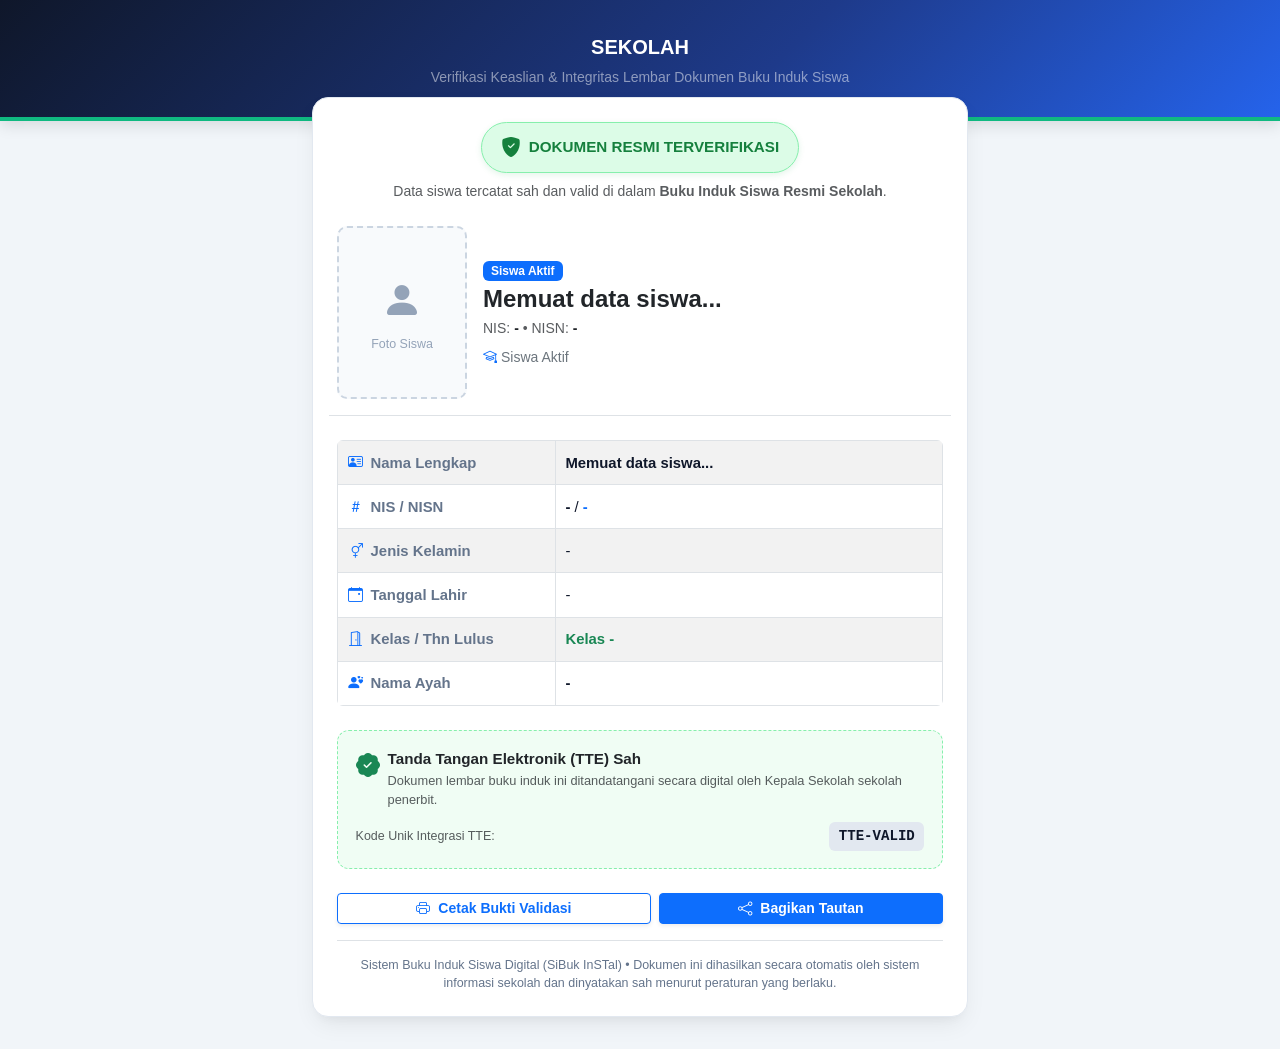
<file: validasi.html>
<!DOCTYPE html>
<html lang="id">
<head>
    <meta charset="UTF-8">
    <meta name="viewport" content="width=device-width, initial-scale=1.0">
    <title>Verifikasi & Validasi Lembar Buku Induk Siswa</title>
    <!-- Favicon -->
    <link rel="icon" type="image/png" href="./icon.png">
    <!-- Bootstrap 5 CSS -->
    <link href="https://cdn.jsdelivr.net/npm/bootstrap@5.3.0/dist/css/bootstrap.min.css" rel="stylesheet" onerror="this.onerror=null;this.href='./plugins/css/bootstrap.min.css';">
    <!-- Bootstrap Icons -->
    <link href="https://cdn.jsdelivr.net/npm/bootstrap-icons@1.11.1/font/bootstrap-icons.css" rel="stylesheet" onerror="this.onerror=null;this.href='./plugins/css/bootstrap-icons.css';">
    <style>
        :root {
            --primary-color: #1e3a8a;
            --accent-color: #059669;
            --bg-page: #f1f5f9;
        }
        body {
            background-color: var(--bg-page);
            font-family: -apple-system, BlinkMacSystemFont, "Segoe UI", Roboto, "Helvetica Neue", Arial, sans-serif;
            color: #1e293b;
            min-height: 100vh;
            display: flex;
            flex-direction: column;
        }
        .cert-header {
            background: linear-gradient(135deg, #0f172a 0%, #1e3a8a 60%, #2563eb 100%);
            color: white;
            padding: 2.2rem 1rem 1.8rem 1rem;
            text-align: center;
            border-bottom: 4px solid #10b981;
            box-shadow: 0 4px 15px rgba(0, 0, 0, 0.12);
        }
        .validation-branding {
            display: grid;
            grid-template-columns: 64px minmax(0, 1fr) 64px;
            align-items: center;
            gap: 1rem;
        }
        .school-logo {
            width: 64px;
            height: 64px;
            object-fit: contain;
            justify-self: center;
        }
        .school-logo-instansi { grid-column: 1; grid-row: 1; justify-self: start; }
        .school-logo-sekolah { grid-column: 3; grid-row: 1; justify-self: end; }
        .validation-branding-names { grid-column: 2; grid-row: 1; }
        @media (max-width: 575.98px) {
            .validation-branding {
                grid-template-columns: 1fr 1fr;
                gap: 0.6rem 1rem;
            }
            .school-logo {
                width: 54px;
                height: 54px;
            }
            .school-logo-instansi,
            .school-logo-sekolah { grid-row: 1; justify-self: center; }
            .school-logo-instansi { grid-column: 1; }
            .school-logo-sekolah { grid-column: 2; }
            .validation-branding-names {
                grid-column: 1 / -1;
                grid-row: 2;
            }
            .cert-header { padding-top: 1.5rem; }
        }
        .main-card {
            background: #ffffff;
            border-radius: 16px;
            box-shadow: 0 10px 25px -5px rgba(0, 0, 0, 0.08), 0 8px 10px -6px rgba(0, 0, 0, 0.04);
            border: 1px solid #e2e8f0;
            overflow: hidden;
            margin-top: -1.5rem;
            margin-bottom: 2rem;
        }
        .badge-verified {
            background-color: #dcfce7;
            color: #15803d;
            border: 1.5px solid #86efac;
            font-size: 0.95rem;
            padding: 0.6rem 1.2rem;
            border-radius: 50px;
            display: inline-flex;
            align-items: center;
            gap: 0.5rem;
            font-weight: 700;
            box-shadow: 0 2px 6px rgba(22, 163, 74, 0.12);
        }
        .student-photo-box {
            width: 130px;
            height: 173px;
            border-radius: 10px;
            border: 2px solid #cbd5e1;
            box-shadow: 0 4px 12px rgba(0, 0, 0, 0.1);
            object-fit: cover;
            background: #f8fafc;
        }
        .student-photo-placeholder {
            width: 130px;
            height: 173px;
            border-radius: 10px;
            border: 2px dashed #cbd5e1;
            display: flex;
            flex-direction: column;
            align-items: center;
            justify-content: center;
            color: #94a3b8;
            font-size: 0.78rem;
            text-align: center;
            padding: 8px;
            background: #f8fafc;
        }
        .data-table th, .data-table td {
            padding: 0.65rem 0.6rem;
            vertical-align: middle;
            font-size: 0.93rem;
        }
        .data-table th {
            color: #64748b;
            font-weight: 600;
            width: 36%;
        }
        .data-table td {
            color: #0f172a;
            font-weight: 500;
        }
        .tte-card {
            background: #f0fdf4;
            border: 1.5px dashed #86efac;
            border-radius: 12px;
            padding: 1.1rem;
            position: relative;
        }
        .code-pill {
            font-family: SFMono-Regular, Menlo, Monaco, Consolas, "Liberation Mono", "Courier New", monospace;
            background: #e2e8f0;
            color: #0f172a;
            padding: 0.25rem 0.6rem;
            border-radius: 6px;
            font-size: 0.88rem;
            font-weight: 700;
            display: inline-block;
        }
        .footer-note {
            font-size: 0.78rem;
            color: #64748b;
            line-height: 1.4;
        }
        @media print {
            body { background: #fff !important; }
            .no-print { display: none !important; }
            .main-card { margin-top: 0 !important; box-shadow: none !important; border: 1px solid #ccc !important; }
        }
    </style>
</head>
<body>

    <!-- Header Instansi & Sekolah -->
    <header class="cert-header">
        <div class="container" style="max-width: 680px;">
            <div class="validation-branding mb-2">
                <img id="logoInstansi" class="school-logo school-logo-instansi" alt="Logo Instansi" style="display:none;">
                <div class="text-center validation-branding-names">
                    <div class="small text-white-50 text-uppercase fw-bold letter-spacing-1" id="lblInstansi" style="letter-spacing: 1px;"></div>
                    <h5 class="fw-bold mb-0 text-white text-uppercase" id="lblSekolah"></h5>
                </div>
                <img id="logoSekolah" class="school-logo school-logo-sekolah" alt="Logo Sekolah" style="display:none;">
            </div>
            <div class="small text-white-50 mt-1" id="lblSlogan">Verifikasi Keaslian & Integritas Lembar Dokumen Buku Induk Siswa</div>
        </div>
    </header>

    <!-- Konten Utama -->
    <main class="container flex-grow-1" style="max-width: 680px;">
        <div class="main-card p-3 p-md-4">

            <!-- Status Validasi -->
            <div class="text-center mb-4">
                <div class="badge-verified mb-2">
                    <i class="bi bi-shield-fill-check fs-5"></i>
                    <span>DOKUMEN RESMI TERVERIFIKASI</span>
                </div>
                <div class="small text-muted">
                    Data siswa tercatat sah dan valid di dalam <b>Buku Induk Siswa Resmi Sekolah</b>.
                </div>
            </div>

            <!-- Kartu Siswa & Foto -->
            <div class="row g-3 align-items-center justify-content-center mb-4 pb-3 border-bottom">
                <div class="col-auto text-center">
                    <img id="imgFotoSiswa" class="student-photo-box d-none" alt="Foto Siswa">
                    <div id="placeholderFoto" class="student-photo-placeholder">
                        <i class="bi bi-person-fill fs-1 mb-1"></i>
                        <span>Foto Siswa</span>
                    </div>
                </div>
                <div class="col-12 col-sm text-center text-sm-start">
                    <span class="badge bg-primary bg-opacity-10 text-primary border border-primary fw-bold px-2 py-1 mb-1" id="badgeStatusSiswa">Siswa Aktif</span>
                    <h4 class="fw-bold text-dark mb-1" id="valNama">-</h4>
                    <div class="text-muted small">
                        NIS: <b class="text-dark" id="valNis">-</b> &bull; NISN: <b class="text-dark" id="valNisn">-</b>
                    </div>
                    <div class="mt-2 text-secondary small" id="valSubInfo">
                        <i class="bi bi-mortarboard me-1 text-primary"></i><span id="valKelasStatus">-</span>
                    </div>
                </div>
            </div>

            <!-- Tabel Detail Data Sesuai Permintaan -->
            <div class="table-responsive mb-4">
                <table class="table data-table table-striped table-bordered mb-0 rounded overflow-hidden">
                    <tbody>
                        <tr>
                            <th><i class="bi bi-person-vcard text-primary me-2"></i>Nama Lengkap</th>
                            <td class="fw-bold" id="tblNama">-</td>
                        </tr>
                        <tr>
                            <th><i class="bi bi-hash text-primary me-2"></i>NIS / NISN</th>
                            <td><span id="tblNis" class="fw-bold">-</span> / <span id="tblNisn" class="fw-bold text-primary">-</span></td>
                        </tr>
                        <tr>
                            <th><i class="bi bi-gender-ambiguous text-primary me-2"></i>Jenis Kelamin</th>
                            <td id="tblJk">-</td>
                        </tr>
                        <tr>
                            <th><i class="bi bi-calendar-event text-primary me-2"></i>Tanggal Lahir</th>
                            <td id="tblTtl">-</td>
                        </tr>
                        <tr>
                            <th><i class="bi bi-door-open text-primary me-2"></i>Kelas / Thn Lulus</th>
                            <td class="fw-bold text-success" id="tblKelas">-</td>
                        </tr>
                        <tr>
                            <th><i class="bi bi-person-hearts text-primary me-2"></i>Nama Ayah</th>
                            <td class="fw-bold" id="tblAyah">-</td>
                        </tr>
                    </tbody>
                </table>
            </div>

            <!-- Kotak Penandatanganan Elektronik (TTE) -->
            <div class="tte-card mb-4">
                <div class="d-flex align-items-start gap-2 mb-2">
                    <i class="bi bi-patch-check-fill text-success fs-4"></i>
                    <div>
                        <div class="fw-bold text-dark" style="font-size: 0.95rem;">Tanda Tangan Elektronik (TTE) Sah</div>
                        <div class="small text-muted" style="font-size: 0.8rem;" id="tteDescription"></div>
                    </div>
                </div>

                <div class="d-flex align-items-center justify-content-between flex-wrap gap-2 pt-1">
                    <div class="small text-muted" style="font-size: 0.78rem;">
                        Kode Unik Integrasi TTE:
                    </div>
                    <div class="code-pill" id="valTteCode">TTE-00000000</div>
                </div>
            </div>

            <!-- Tombol Aksi -->
            <div class="d-flex gap-2 flex-wrap no-print">
                <button class="btn btn-outline-primary btn-sm flex-fill fw-bold shadow-sm" onclick="window.print()">
                    <i class="bi bi-printer me-1"></i> Cetak Bukti Validasi
                </button>
                <button class="btn btn-primary btn-sm flex-fill fw-bold shadow-sm" onclick="salinTautanValidasi()">
                    <i class="bi bi-share me-1"></i> Bagikan Tautan
                </button>
            </div>

            <div class="text-center mt-3 pt-3 border-top footer-note">
                Sistem Buku Induk Siswa Digital (SiBuk InSTal) &bull; Dokumen ini dihasilkan secara otomatis oleh sistem informasi sekolah dan dinyatakan sah menurut peraturan yang berlaku.
            </div>

        </div>
    </main>

    <script>
        function clean(val, fallback = '-') {
            if (val === null || val === undefined) return fallback;
            const s = String(val).trim();
            return (s && s !== 'null' && s !== 'undefined') ? s : fallback;
        }

        function salinTautanValidasi() {
            if (navigator.clipboard && navigator.clipboard.writeText) {
                navigator.clipboard.writeText(window.location.href).then(() => {
                    alert('Tautan verifikasi berhasil disalin!');
                }).catch(() => {
                    prompt('Salin tautan verifikasi ini:', window.location.href);
                });
            } else {
                prompt('Salin tautan verifikasi ini:', window.location.href);
            }
        }

        const tenantConfig = {
            "demo": "https://script.google.com/macros/s/AKfycbyfNXMoC89bUeloyLiJMmN34pCKZFIYC-cF-zA4IP1eqTKZj8GzuiSI3lLhM5fYPS_7/exec",
            "sman15tebo": "https://script.google.com/macros/s/AKfycbwIBecBNAosHeM88N8tzdKxMFZFr7wN89Wfb1fB6B-6sZ2AJ_C2VQncJV1lmsLo72qQ/exec",
            "smkn1kotaternate": "https://script.google.com/macros/s/AKfycbypfnJFHWwdwRwigATVcTKO67PbJYO5MtfeqFPDZKiPNjC0SmCH31VF3LFajev1R3Gd/exec",
            "sman1tebo": "https://script.google.com/macros/s/AKfycbwzNOc-i5QlZwYOEtC9SwHFKo4fQsOiZohQdKT02UxQGYNUv3nYt1Kvv2NfcQDMex5ESw/exec",
            "sman2tebo": "https://script.google.com/macros/s/AKfycbyAD3I6tjiBq6vjZx_GcdCKP1m5yWAkdNcVZ5cYuRo2SMUsJz6qtU6kTvvbPlVY9eMs/exec",
            "sman5tebo": "https://script.google.com/macros/s/AKfycbwB_-EO-r-d6NlIKzGaJrjK-vtgaOTsRxGuppu3m1cFb53z1RShsV8ZUQ2ovikr2_qgrw/exec",
            "sman17tebo": "https://script.google.com/macros/s/AKfycbwX51-G3e3Mvy-SUxElwJTSTgyPitdLH84GRLyxuCe0xWXmh_uQVEnX6ereTyiCwl4GKQ/exec",
            "sman19tebo": "https://script.google.com/macros/s/AKfycbx6YkigF-4fDvb5G_gD7Rq1kS08peRgXHp9Poh1_q2-y-aqrEIQxYQz9Nmf31ZXFIca/exec",
            "smkn1tebo": "https://script.google.com/macros/s/AKfycbw6WMBov4YsHwELoIZyZxZBYwFWhE_wkWPQXGylsCNrU03QtwXPqsl-UERszhZBkeRY/exec",
            "smkn2tebo": "https://script.google.com/macros/s/AKfycbz5dJIjry3slK-tEt1VU5APjGi2mSacXovWdXq_e7Fww1DXyswL6cbC8RbaRhKdj461/exec",
            "slbntebo": "https://script.google.com/macros/s/AKfycbyqbdj7AnTv7ft_DaWwRZuDQMjkt7Yekvs7O8wwqghu5hCLYwMGwng7TgG5SknXzKcuYQ/exec"
        };

        document.addEventListener('DOMContentLoaded', function () {
            const urlParams = new URLSearchParams(window.location.search);
            const token = urlParams.get('d');
            const code = urlParams.get('code') || 'TTE-VALID';
            const rawNis = urlParams.get('nis');
            const rawNisn = urlParams.get('nisn');
            const rawTgl = urlParams.get('tgl') || '';
            const tenantId = (urlParams.get('id') || 'sman15tebo').trim().toLowerCase();

            let data = null;

            if (token) {
                try {
                    const jsonStr = decodeURIComponent(escape(atob(token)));
                    data = JSON.parse(jsonStr);
                } catch (e) {
                    try {
                        data = JSON.parse(atob(token));
                    } catch (_) {}
                }
            }

            if (!data) {
                data = {
                    nis: rawNis || '-',
                    nisn: rawNisn || '-',
                    nama: urlParams.get('nama') || 'Memuat data siswa...',
                    jk: urlParams.get('jk') || '-',
                    ttl: rawTgl || urlParams.get('ttl') || '-',
                    kls: urlParams.get('kls') || '-',
                    thnLulus: urlParams.get('thnLulus') || urlParams.get('thn') || '',
                    status: urlParams.get('st') || urlParams.get('status') || 'Aktif',
                    ayah: urlParams.get('ayah') || '-',
                    code: code,
                    sekolah: urlParams.get('sekolah') || '',
                    instansi: urlParams.get('instansi') || '',
                    kepsek: urlParams.get('kepsek') || 'Kepala Sekolah',
                    nip: urlParams.get('nip') || 'NIP. -',
                    foto: urlParams.get('foto') || ''
                };
            }

            // Render Header
            let namaSekolah = clean(urlParams.get('sekolah') || data.sekolah, '');
            let namaInstansi = clean(urlParams.get('instansi') || data.instansi, '');
            if (namaSekolah) {
                document.getElementById('lblSekolah').textContent = namaSekolah;
                document.getElementById('tteDescription').textContent =
                    `Dokumen lembar buku induk ini ditandatangani secara digital oleh Kepala Sekolah ${namaSekolah}.`;
            } else {
                document.getElementById('lblSekolah').textContent = 'Sekolah';
                document.getElementById('tteDescription').textContent =
                    'Dokumen lembar buku induk ini ditandatangani secara digital oleh Kepala Sekolah sekolah penerbit.';
            }
            if (namaInstansi) document.getElementById('lblInstansi').textContent = namaInstansi;

            // Render Profil Siswa
            const nama = clean(data.nama, 'Nama Siswa');
            const nis = clean(data.nis, '-');
            const nisn = clean(data.nisn, '-');
            const jk = clean(data.jk, '-');
            const ttl = clean(data.ttl, '-');
            const ayah = clean(data.ayah, '-');
            const isAlumni = String(data.status || '').toLowerCase() === 'lulus';

            document.getElementById('valNama').textContent = nama;
            document.getElementById('tblNama').textContent = nama;
            document.getElementById('valNis').textContent = nis;
            document.getElementById('tblNis').textContent = nis;
            document.getElementById('valNisn').textContent = nisn;
            document.getElementById('tblNisn').textContent = nisn;
            document.getElementById('tblJk').textContent = jk;
            document.getElementById('tblTtl').textContent = ttl;
            document.getElementById('tblAyah').textContent = ayah;

            const kelasLabel = isAlumni
                ? (data.thnLulus ? `Alumni (Lulus Tahun ${data.thnLulus})` : 'Alumni (Lulus)')
                : (data.kls && data.kls !== '-' ? `Kelas Saat Ini: ${data.kls}` : 'Siswa Aktif');

            document.getElementById('valKelasStatus').textContent = kelasLabel;
            document.getElementById('tblKelas').textContent = isAlumni ? `Alumni (Lulus ${data.thnLulus || ''})` : `Kelas ${data.kls || '-'}`;

            const badgeStatus = document.getElementById('badgeStatusSiswa');
            if (isAlumni) {
                badgeStatus.className = 'badge bg-success text-white px-2 py-1 mb-1';
                badgeStatus.textContent = 'Alumni / Lulus';
            } else {
                badgeStatus.className = 'badge bg-primary text-white px-2 py-1 mb-1';
                badgeStatus.textContent = 'Siswa Aktif';
            }

            // PENCARIAN DATA LENGKAP SECARA LIVE DARI DATABASE SEKOLAH (ONLINE / MULTI-TENANT)
            const targetApi = urlParams.get('api') || tenantConfig[tenantId];
            if (targetApi) {
                fetch(targetApi, {
                    method: 'POST',
                    headers: { 'Content-Type': 'text/plain' },
                    body: JSON.stringify({ action: 'getSettings', data: {} })
                })
                .then(r => {
                    if (!r.ok) throw new Error(`HTTP ${r.status}`);
                    return r.json();
                })
                .then(settings => {
                    if (!settings || typeof settings !== 'object') {
                        throw new Error('Respons pengaturan sekolah tidak valid.');
                    }
                    if (settings.nama_sekolah) {
                        namaSekolah = settings.nama_sekolah;
                        document.getElementById('lblSekolah').textContent = settings.nama_sekolah;
                        document.getElementById('tteDescription').textContent =
                            `Dokumen lembar buku induk ini ditandatangani secara digital oleh Kepala Sekolah ${settings.nama_sekolah}.`;
                    }
                    if (settings.nama_instansi) {
                        namaInstansi = settings.nama_instansi;
                        document.getElementById('lblInstansi').textContent = settings.nama_instansi;
                    }
                    const loadLogo = (elementId, configuredLogo) => {
                        if (!configuredLogo) return Promise.resolve();
                        const logoValue = String(configuredLogo);
                        const imagePromise = logoValue.startsWith('data:image') || /^https?:\/\//i.test(logoValue)
                            ? Promise.resolve(logoValue)
                            : fetch(targetApi, {
                                method: 'POST',
                                headers: { 'Content-Type': 'text/plain' },
                                body: JSON.stringify({ action: 'getImage', data: { id: logoValue } })
                            }).then(r => {
                                if (!r.ok) throw new Error(`HTTP ${r.status}`);
                                return r.json();
                            });
                        return imagePromise.then(source => {
                            if (typeof source !== 'string' || !/^(data:image\/|https?:\/\/)/i.test(source)) {
                                throw new Error(`Format logo ${elementId} tidak valid.`);
                            }
                            const image = document.getElementById(elementId);
                            image.onload = () => { image.style.display = 'block'; };
                            image.onerror = () => { image.style.display = 'none'; };
                            image.src = source;
                            if (image.complete && image.naturalWidth) image.style.display = 'block';
                        });
                    };
                    return Promise.all([
                        loadLogo('logoInstansi', settings.logo_instansi),
                        loadLogo('logoSekolah', settings.logo_sekolah)
                    ]);
                })
                .catch(error => console.warn('[Validasi] Gagal memuat identitas/logo sekolah:', error));
            }
            if (targetApi && (rawNisn || rawNis)) {
                fetch(targetApi, {
                    method: 'POST',
                    headers: { 'Content-Type': 'text/plain' },
                    body: JSON.stringify({ action: 'cekValidasiSiswa', data: { nisn: rawNisn || rawNis } })
                })
                .then(r => r.json())
                .then(res => {
                    if (res && res.status === 'success' && res.data) {
                        const d = res.data;
                        if (d.nama) {
                            document.getElementById('valNama').textContent = d.nama;
                            document.getElementById('tblNama').textContent = d.nama;
                        }
                        if (d.jk) {
                            const jkText = (d.jk === 'L' || d.jk === 'Laki-laki') ? 'Laki-laki' : 'Perempuan';
                            document.getElementById('tblJk').textContent = jkText;
                        }
                        if (d.tmplahir || d.tgllahir_indo) {
                            document.getElementById('tblTtl').textContent = (d.tmplahir && d.tgllahir_indo) ? `${d.tmplahir}, ${d.tgllahir_indo}` : (d.tgllahir_indo || d.tmplahir);
                        }
                        if (d.ayah) document.getElementById('tblAyah').textContent = d.ayah;
                        if (d.kls) {
                            document.getElementById('tblKelas').textContent = d.kls;
                            document.getElementById('valKelasStatus').textContent = 'Kelas Saat Ini: ' + d.kls;
                        }
                        if (d.status) {
                            const isAl = String(d.status).toLowerCase() === 'lulus';
                            const b = document.getElementById('badgeStatusSiswa');
                            b.className = isAl ? 'badge bg-success text-white px-2 py-1 mb-1' : 'badge bg-primary text-white px-2 py-1 mb-1';
                            b.textContent = isAl ? 'Alumni / Lulus' : 'Siswa Aktif';
                        }
                        const fotoId = d.foto_keluar || d.foto_id;
                        if (fotoId) {
                            const img = document.getElementById('imgFotoSiswa');
                            const ph = document.getElementById('placeholderFoto');
                            img.src = `https://lh3.googleusercontent.com/d/${fotoId}`;
                            img.classList.remove('d-none');
                            ph.classList.add('d-none');
                        }
                    }
                }).catch(() => {
                    // Jika offline / fetch gagal, data pokok NIS, NISN, Tgl Lahir, dan Kode TTE tetap tampil sah
                    if (data.nama === 'Memuat data siswa...') {
                        document.getElementById('valNama').textContent = 'Siswa Terdaftar (Buku Induk)';
                        document.getElementById('tblNama').textContent = 'Siswa Terdaftar (Buku Induk)';
                    }
                });
            }

            // TTE Box
            document.getElementById('valTteCode').textContent = clean(data.code || code, 'TTE-VALID');

            // Render Foto (jika ada data URL, Drive ID, atau link gambar eksternal)
            const foto = data.foto || data.fotoKeluar || data.fotoId;
            const imgEl = document.getElementById('imgFotoSiswa');
            const placeholderEl = document.getElementById('placeholderFoto');

            if (foto && typeof foto === 'string' && foto.trim()) {
                const trimmed = foto.trim();
                if (trimmed.startsWith('data:image') || trimmed.startsWith('http')) {
                    imgEl.src = trimmed;
                    imgEl.classList.remove('d-none');
                    placeholderEl.classList.add('d-none');
                } else if (/^[A-Za-z0-9_-]{20,}$/.test(trimmed)) {
                    imgEl.src = 'https://lh3.googleusercontent.com/d/' + trimmed;
                    imgEl.classList.remove('d-none');
                    placeholderEl.classList.add('d-none');
                } else {
                    placeholderEl.classList.remove('d-none');
                    imgEl.classList.add('d-none');
                }
            } else {
                placeholderEl.classList.remove('d-none');
                imgEl.classList.add('d-none');
            }
        });
    </script>
</body>
</html>
</file>
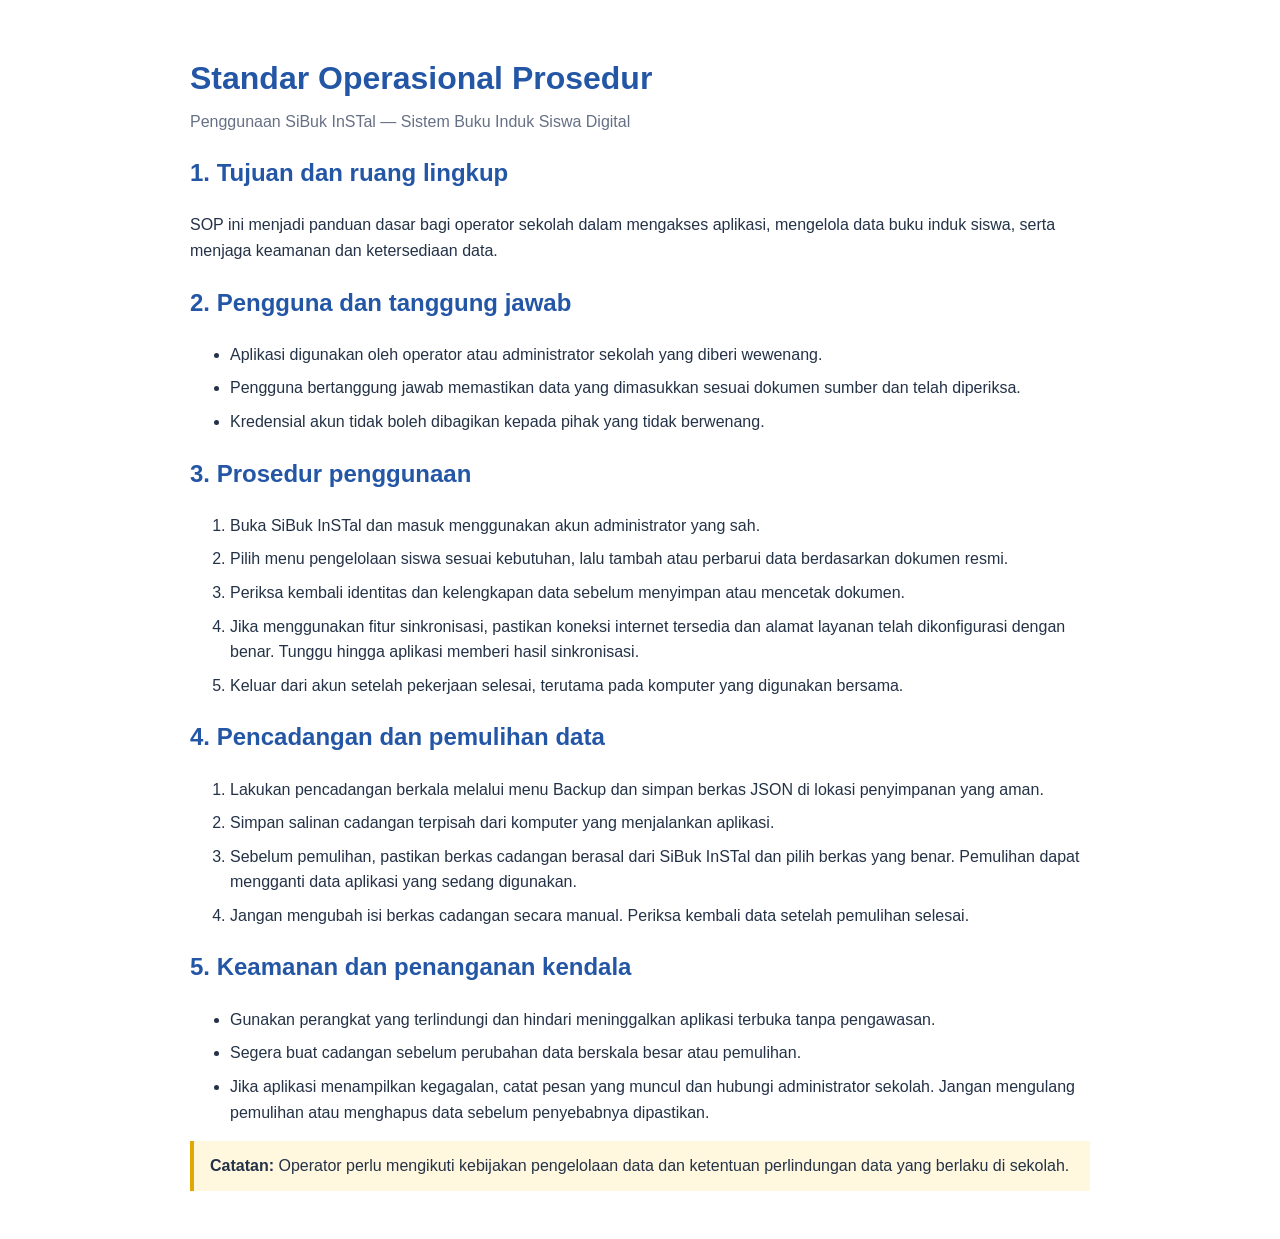
<file: docs/SOP_SiBukInSTal.html>
<!doctype html>
<html lang="id">
<head>
    <meta charset="utf-8">
    <meta name="viewport" content="width=device-width, initial-scale=1">
    <title>SOP SiBuk InSTal</title>
    <style>
        :root { color-scheme: light; font-family: Arial, sans-serif; color: #243247; }
        body { max-width: 900px; margin: 0 auto; padding: 32px 40px; line-height: 1.6; }
        h1, h2 { color: #2456a6; }
        h1 { margin-bottom: 4px; }
        .subtitle { color: #667085; margin-top: 0; }
        .notice { padding: 12px 16px; border-left: 4px solid #e0a800; background: #fff8df; }
        li { margin: 8px 0; }
        @media (max-width: 600px) { body { padding: 20px; } }
        @media print { body { max-width: none; padding: 0; } }
    </style>
</head>
<body>
    <h1>Standar Operasional Prosedur</h1>
    <p class="subtitle">Penggunaan SiBuk InSTal — Sistem Buku Induk Siswa Digital</p>

    <h2>1. Tujuan dan ruang lingkup</h2>
    <p>SOP ini menjadi panduan dasar bagi operator sekolah dalam mengakses aplikasi, mengelola data buku induk siswa, serta menjaga keamanan dan ketersediaan data.</p>

    <h2>2. Pengguna dan tanggung jawab</h2>
    <ul>
        <li>Aplikasi digunakan oleh operator atau administrator sekolah yang diberi wewenang.</li>
        <li>Pengguna bertanggung jawab memastikan data yang dimasukkan sesuai dokumen sumber dan telah diperiksa.</li>
        <li>Kredensial akun tidak boleh dibagikan kepada pihak yang tidak berwenang.</li>
    </ul>

    <h2>3. Prosedur penggunaan</h2>
    <ol>
        <li>Buka SiBuk InSTal dan masuk menggunakan akun administrator yang sah.</li>
        <li>Pilih menu pengelolaan siswa sesuai kebutuhan, lalu tambah atau perbarui data berdasarkan dokumen resmi.</li>
        <li>Periksa kembali identitas dan kelengkapan data sebelum menyimpan atau mencetak dokumen.</li>
        <li>Jika menggunakan fitur sinkronisasi, pastikan koneksi internet tersedia dan alamat layanan telah dikonfigurasi dengan benar. Tunggu hingga aplikasi memberi hasil sinkronisasi.</li>
        <li>Keluar dari akun setelah pekerjaan selesai, terutama pada komputer yang digunakan bersama.</li>
    </ol>

    <h2>4. Pencadangan dan pemulihan data</h2>
    <ol>
        <li>Lakukan pencadangan berkala melalui menu Backup dan simpan berkas JSON di lokasi penyimpanan yang aman.</li>
        <li>Simpan salinan cadangan terpisah dari komputer yang menjalankan aplikasi.</li>
        <li>Sebelum pemulihan, pastikan berkas cadangan berasal dari SiBuk InSTal dan pilih berkas yang benar. Pemulihan dapat mengganti data aplikasi yang sedang digunakan.</li>
        <li>Jangan mengubah isi berkas cadangan secara manual. Periksa kembali data setelah pemulihan selesai.</li>
    </ol>

    <h2>5. Keamanan dan penanganan kendala</h2>
    <ul>
        <li>Gunakan perangkat yang terlindungi dan hindari meninggalkan aplikasi terbuka tanpa pengawasan.</li>
        <li>Segera buat cadangan sebelum perubahan data berskala besar atau pemulihan.</li>
        <li>Jika aplikasi menampilkan kegagalan, catat pesan yang muncul dan hubungi administrator sekolah. Jangan mengulang pemulihan atau menghapus data sebelum penyebabnya dipastikan.</li>
    </ul>

    <p class="notice"><strong>Catatan:</strong> Operator perlu mengikuti kebijakan pengelolaan data dan ketentuan perlindungan data yang berlaku di sekolah.</p>
</body>
</html>
</file>
